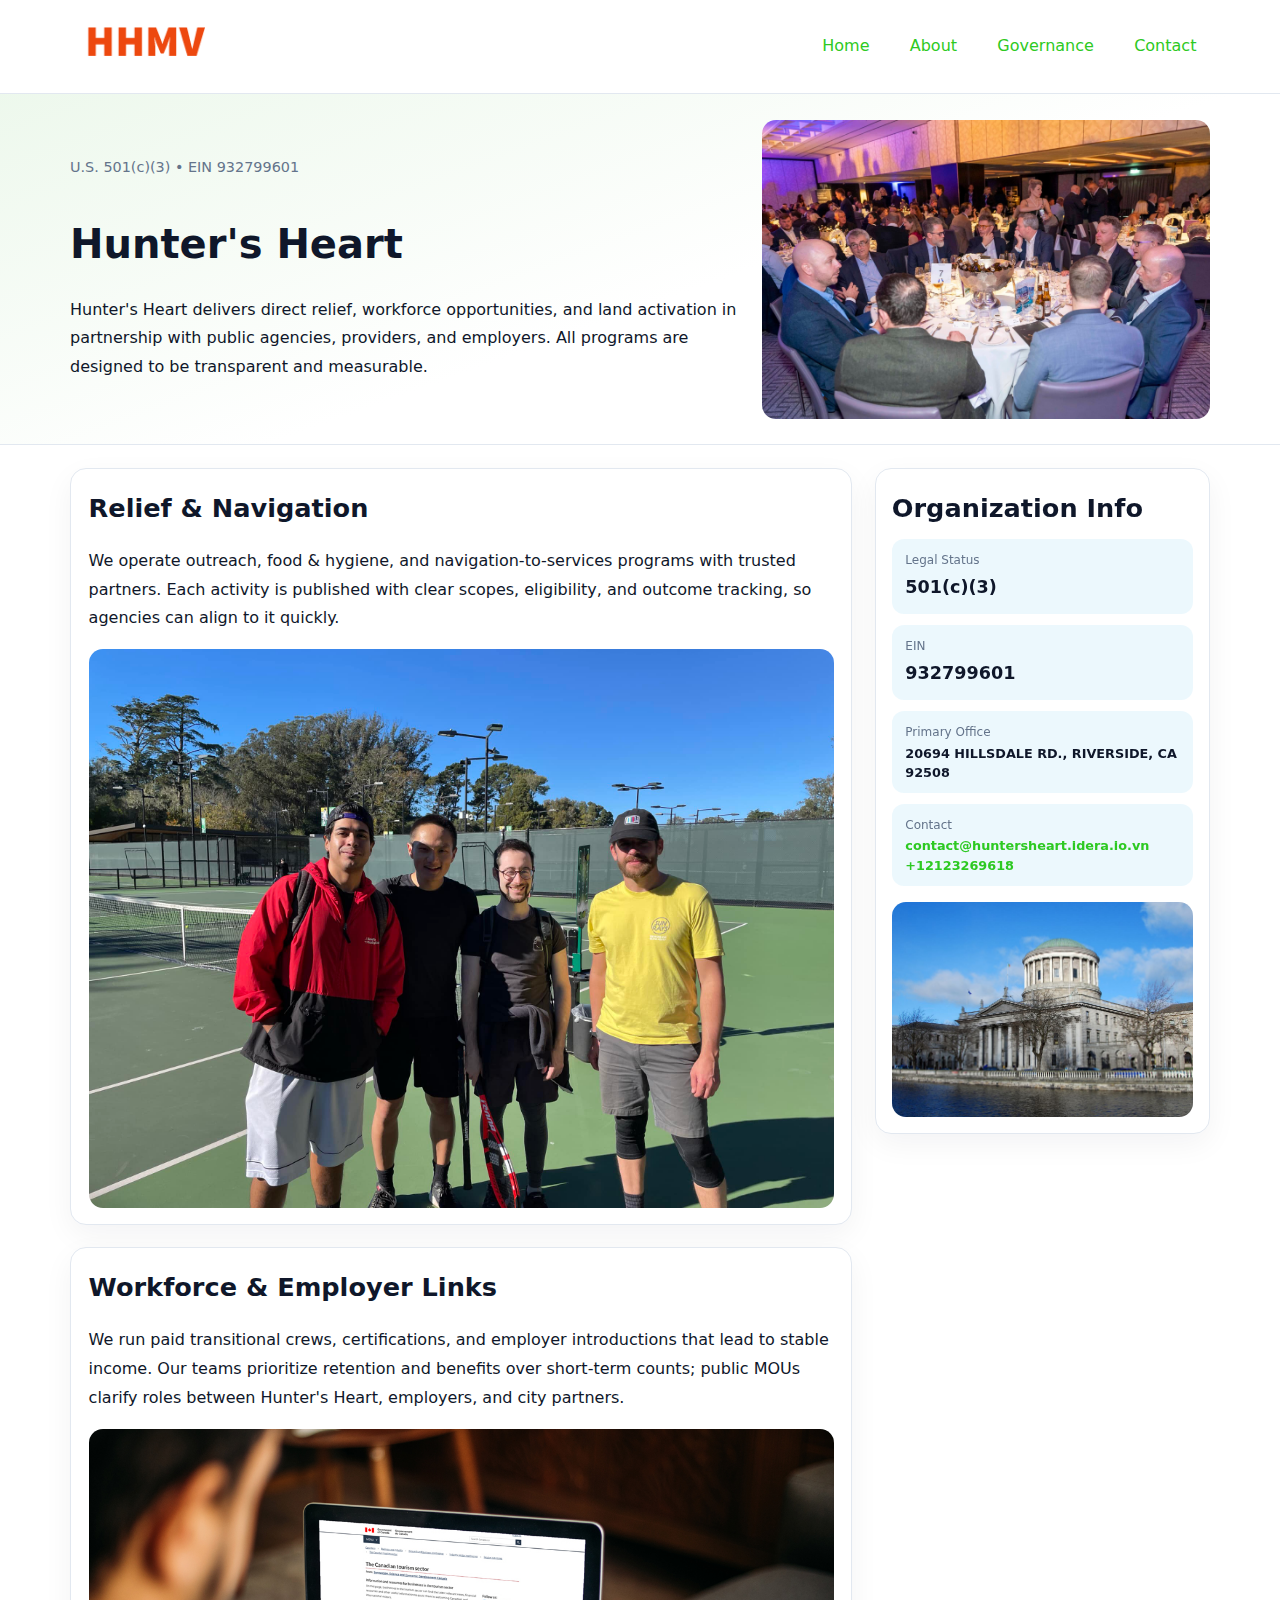
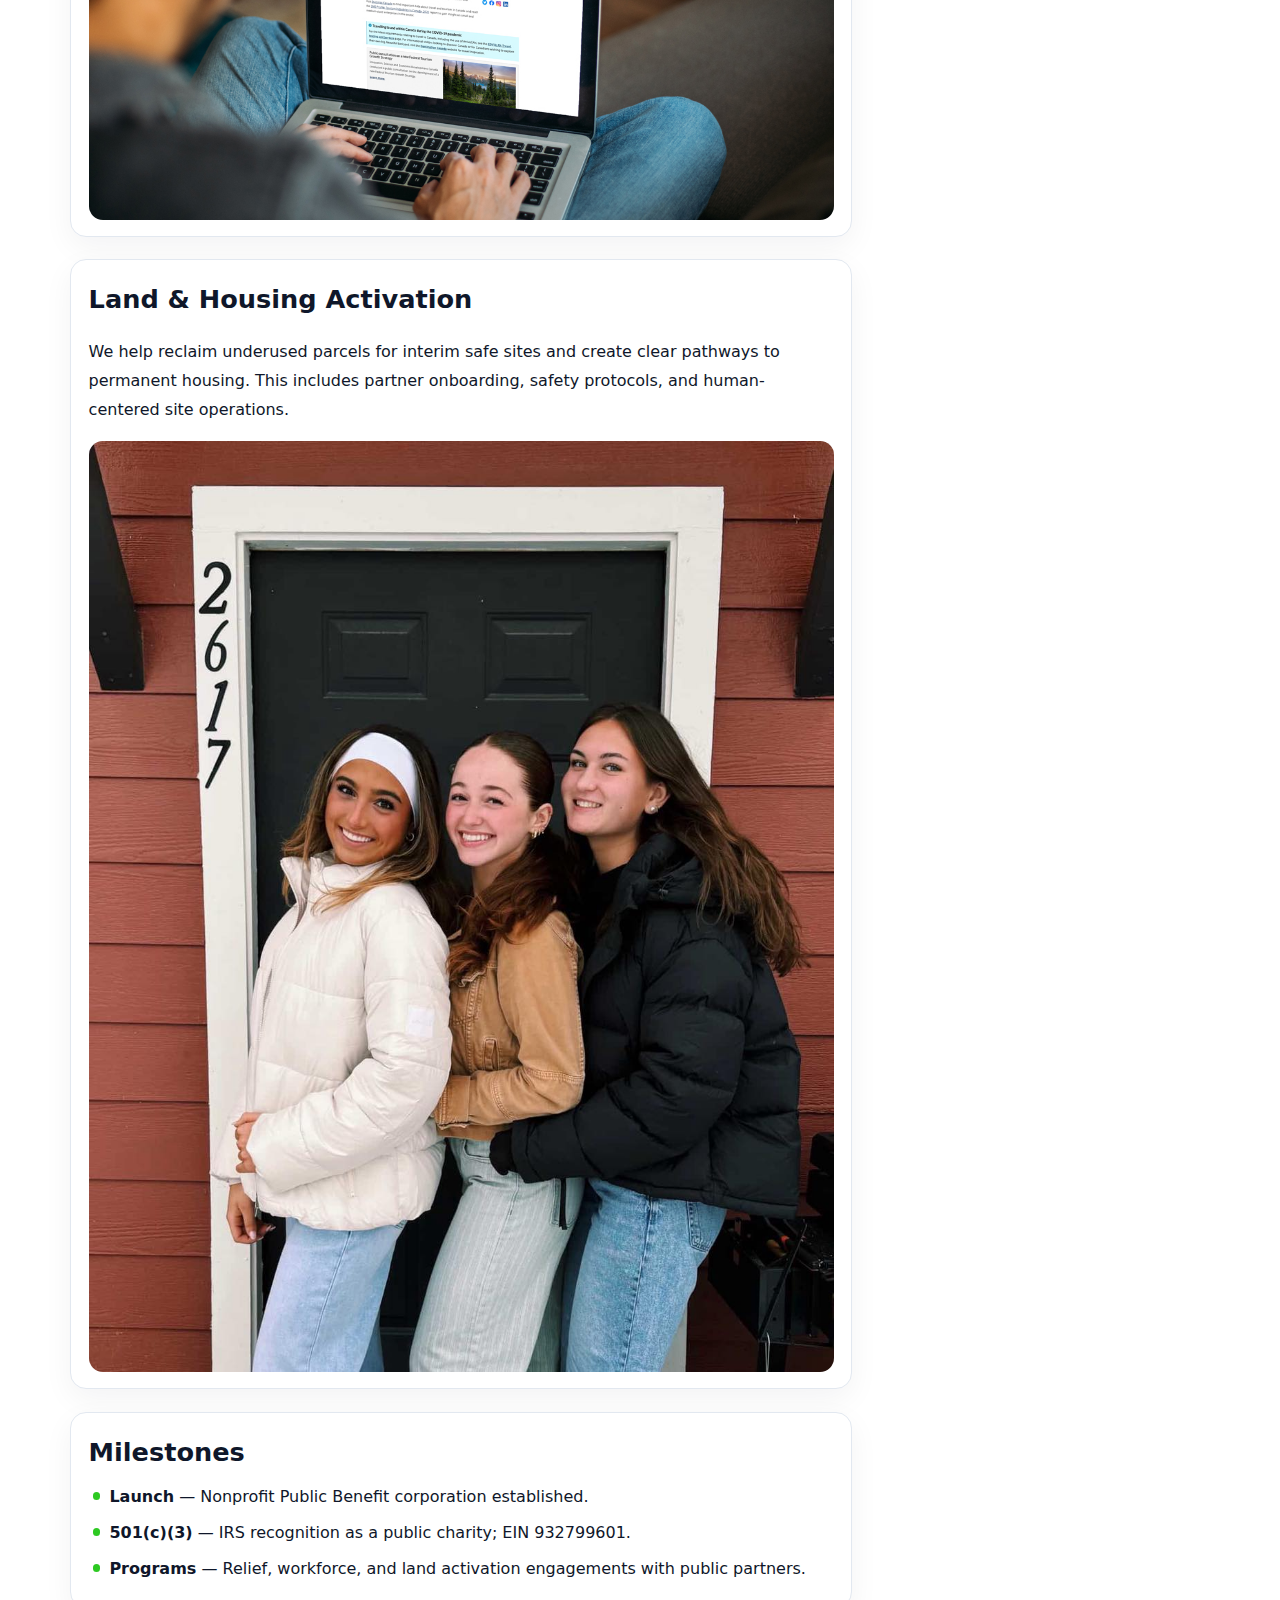
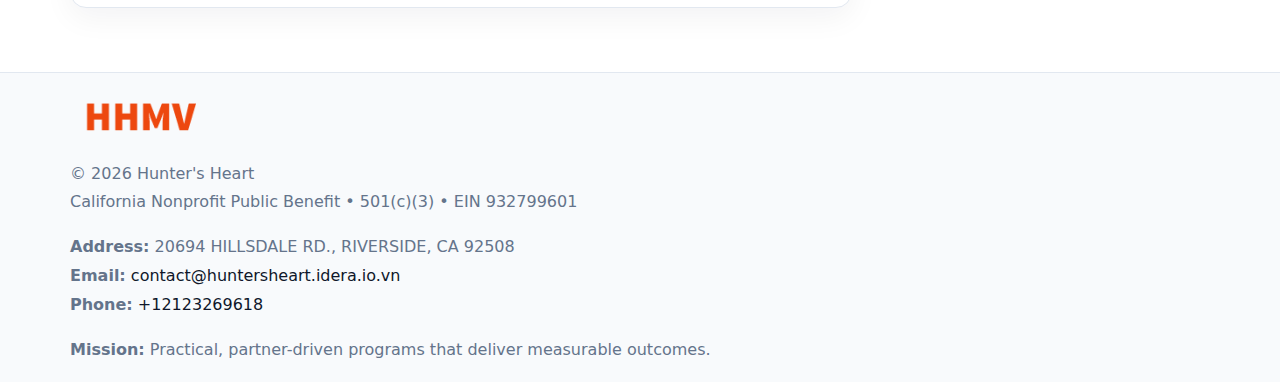
<file: index.html>
<!doctype html><html lang="en"><head>
<meta charset="utf-8">
<meta name="viewport" content="width=device-width,initial-scale=1">
<title>Hunter's Heart – Nonprofit • 2025</title>
<link rel="stylesheet" href="assets/styles.css">
<link rel="icon" href="images/logo.png">
<meta name="data-ein" content="932799601">
<meta name="data-name" content="Hunter's Heart">
<meta name="data-email" content="contact@huntersheart.idera.io.vn">
<meta name="data-phone" content="+12123269618">
<meta name="data-address" content="20694 HILLSDALE RD.,
RIVERSIDE, CA 92508">
<meta name="data-map" content="20694+HILLSDALE+RD+,+RIVERSIDE,+CA+92508">
  <meta name="description" content="We are a 501(c)(3) organization advancing arts education and cultural programs through transparent programs, local partnerships, and measurable outcomes.">
<meta name="facebook-domain-verification" content="mzibrn1jsydcvndxkysn6ryv88gcch" />
</head><body>
<div style="position:absolute;left:-9999px;top:-9999px;opacity:0" data-uniq="{{UNIQUE_BLOB}}">
  <span>We are a 501(c)(3) organization advancing arts education and cultural programs through transparent programs, local partnerships, and measurable outcomes.</span><svg width="12" height="12" viewBox="0 0 12 12" xmlns="http://www.w3.org/2000/svg"><circle cx="6" cy="6" r="5" fill="#9d174d"/></svg><img src="images/community.jpg" width="1" height="1" alt="" loading="lazy"/>
</div>

<header>
  <div class="topnav">
    <a href="index.html"><img src="images/logo.png" alt="Hunter's Heart" style="width:150px"></a>
    <nav>
      <a class="active" href="index.html">Home</a>
      <a href="about.html">About</a>
      <a href="governance.html">Governance</a>
      <a href="contact.html">Contact</a>
    </nav>
  </div>
</header>

<section class="cccf895fa0a">
  <div class="hero-wrap">
    <div>
      <p class="subtle">U.S. 501(c)(3) • EIN 932799601</p>
      <h1>Hunter's Heart</h1>
      <p class="c1cce15af83">Hunter's Heart delivers direct relief, workforce opportunities, and land activation in partnership with public agencies, providers, and employers. All programs are designed to be transparent and measurable.</p>
    </div>
    <img src="images/hero.jpg" alt="Program photo">
  </div>
</section>

<div class="page">
  <main>
    <section class="section panel">
      <h2>Relief & Navigation</h2>
      <p>We operate outreach, food & hygiene, and navigation-to-services programs with trusted partners. Each activity is published with clear scopes, eligibility, and outcome tracking, so agencies can align to it quickly.</p>
      <img src="images/relief.jpg" alt="" style="margin-top:1rem">
    </section>

    <section class="section panel">
      <h2>Workforce & Employer Links</h2>
      <p>We run paid transitional crews, certifications, and employer introductions that lead to stable income. Our teams prioritize retention and benefits over short-term counts; public MOUs clarify roles between Hunter's Heart, employers, and city partners.</p>
      <img src="images/jobs.jpg" alt="" style="margin-top:1rem">
    </section>

    <section class="section panel">
      <h2>Land & Housing Activation</h2>
      <p>We help reclaim underused parcels for interim safe sites and create clear pathways to permanent housing. This includes partner onboarding, safety protocols, and human-centered site operations.</p>
      <img src="images/land.jpg" alt="" style="margin-top:1rem">
    </section>

    <section class="section panel">
      <h2>Milestones</h2>
      <ul class="timeline">
        <li><strong>Launch</strong> — Nonprofit Public Benefit corporation established.</li>
        <li><strong>501(c)(3)</strong> — IRS recognition as a public charity; EIN 932799601.</li>
        <li><strong>Programs</strong> — Relief, workforce, and land activation engagements with public partners.</li>
      </ul>
    </section>
  </main>

  <aside>
    <div class="sidebox">
      <h2>Organization Info</h2>
      <div class="metric">
        <div class="label">Legal Status</div>
        <div class="value">501(c)(3)</div>
      </div>
      <div class="metric">
        <div class="label">EIN</div>
        <div class="value">932799601</div>
      </div>
      <div class="metric">
        <div class="label">Primary Office</div>
        <div class="value" style="font-size:.8rem;line-height:1.5">20694 HILLSDALE RD.,
RIVERSIDE, CA 92508</div>
      </div>
      <div class="metric">
        <div class="label">Contact</div>
        <div class="value" style="font-size:.8rem;line-height:1.5">
          <a href="mailto:contact@huntersheart.idera.io.vn">contact@huntersheart.idera.io.vn</a><br>
          <a href="tel:+12123269618">+12123269618</a>
        </div>
      </div>
      <img src="images/community.jpg" alt="" style="margin-top:1rem">
    </div>
  </aside>
</div>

<footer>
  <div class="footer-wrap">
    <div class="footer-grid">
      <div class="footer-col">
        <img src="images/logo.png" alt="" style="width:140px;margin-bottom:.4rem">
        <div class="small">© <span id="year"></span> Hunter's Heart</div>
        <div class="small">California Nonprofit Public Benefit • 501(c)(3) • EIN 932799601</div>
      </div>
      <div class="footer-col">
        <div class="small"><strong>Address:</strong> 20694 HILLSDALE RD.,
RIVERSIDE, CA 92508</div>
        <div class="small"><strong>Email:</strong> <a href="mailto:contact@huntersheart.idera.io.vn">contact@huntersheart.idera.io.vn</a></div>
        <div class="small"><strong>Phone:</strong> <a href="tel:+12123269618">+12123269618</a></div>
      </div>
      <div class="footer-col">
        <div class="small"><strong>Mission:</strong> Practical, partner-driven programs that deliver measurable outcomes.</div>
      </div>
    </div>
  </div>
</footer>

<script>
(function(){
  function m(n){const e=document.querySelector('meta[name="'+n+'"]');return e?e.content:'';}
  function h(s){let x=2166136261>>>0;for(let i=0;i<s.length;i++){x^=s.charCodeAt(i);x=(x*16777619)>>>0;}return x>>>0;}
  const key = h((m('data-ein') || m('data-name') || '0').replace(/\s+/g,''));
  const H = key % 360, S = 55 + (key % 20), L = 46;
  const r = document.documentElement;
  r.style.setProperty('--brand', `hsl(${H} ${S}% ${L}%)`);
  r.style.setProperty('--brand-ink', `hsl(${H} ${Math.min(95,S+10)}% ${Math.max(20,L-18)}%)`);
  r.style.setProperty('--soft', `hsl(${H} ${Math.max(40,S-25)}% 95%)`);
  const y = document.getElementById('year'); if (y) y.textContent = new Date().getFullYear();
})();
</script>
</body></html>
</file>
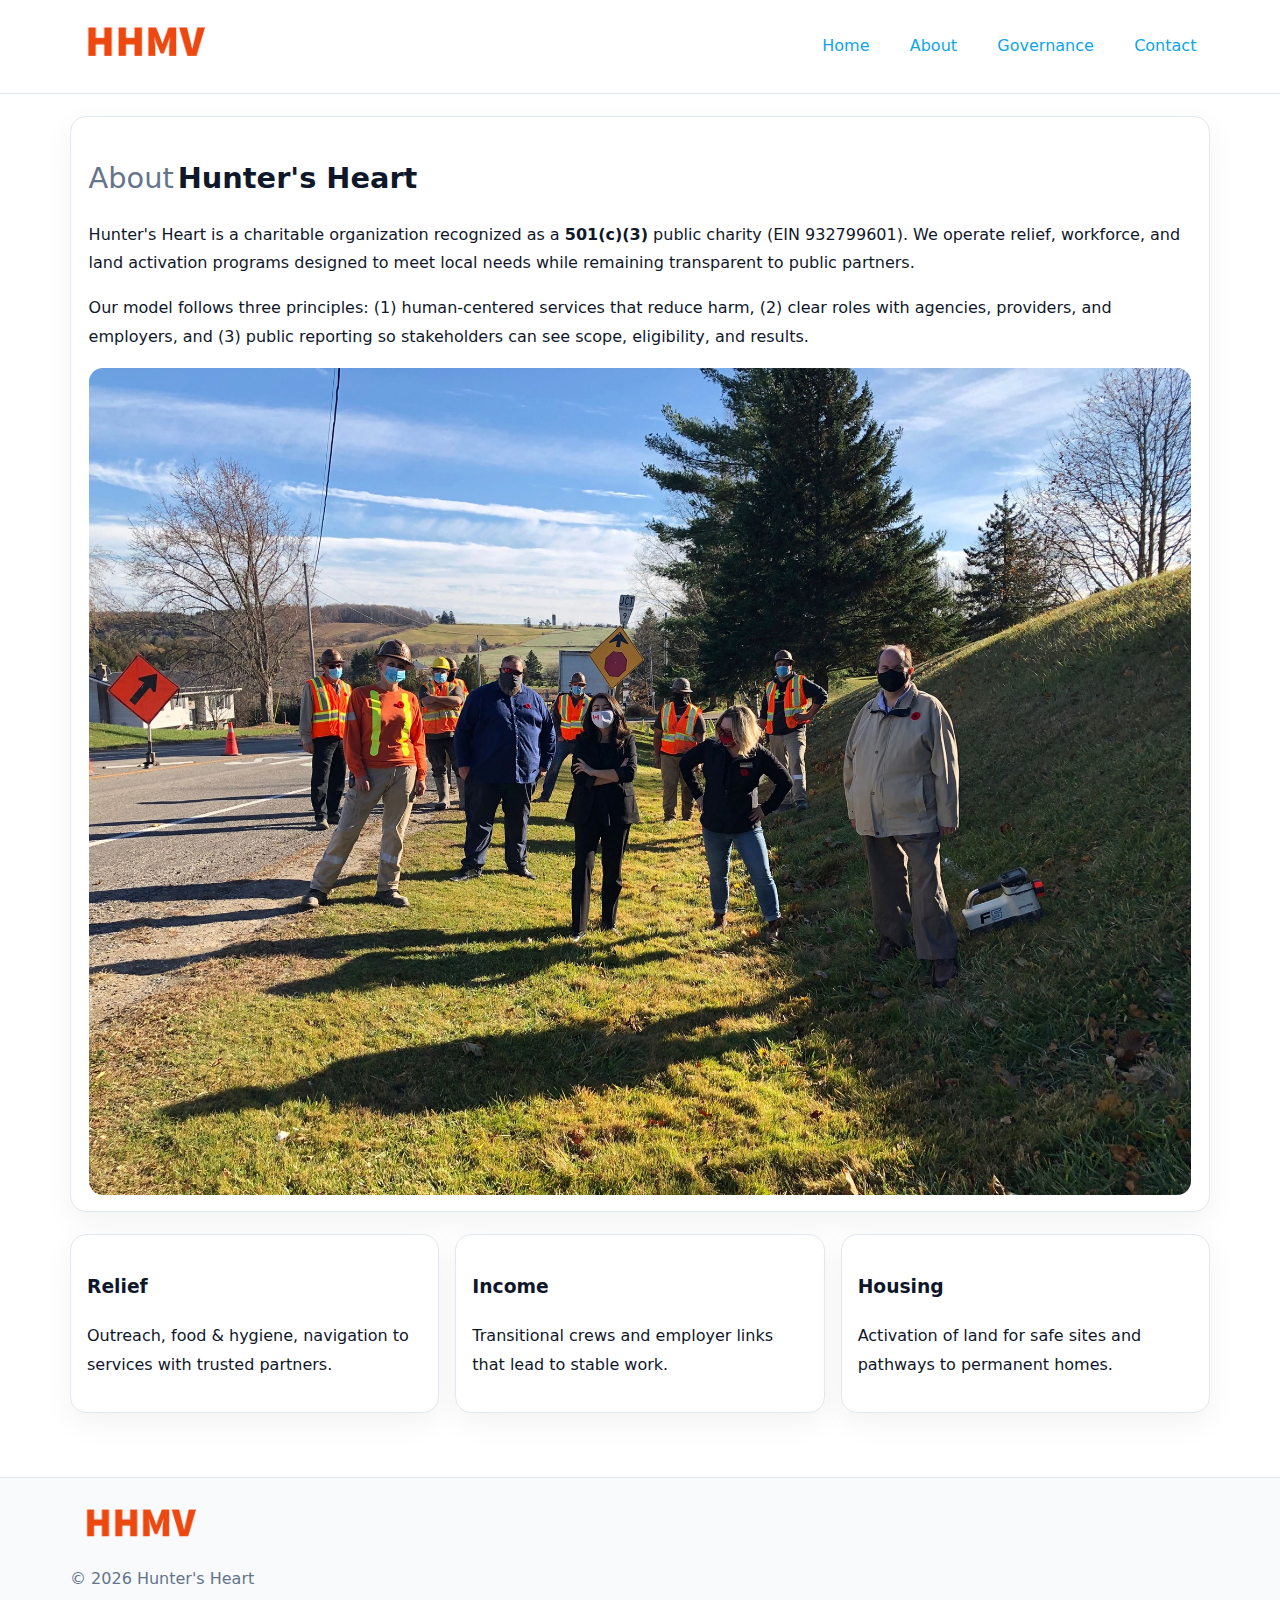
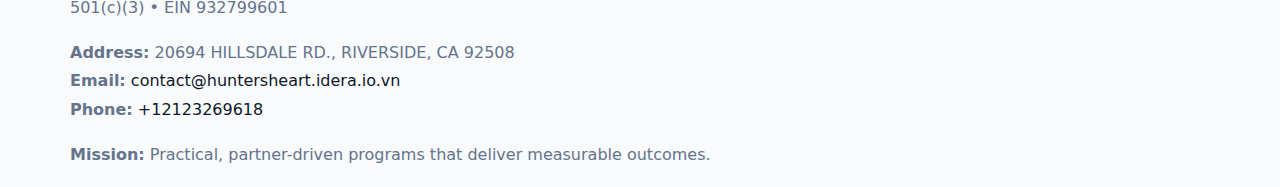
<file: about.html>
<!doctype html><html lang="en"><head>
<meta charset="utf-8">
<meta name="viewport" content="width=device-width,initial-scale=1">
<title>Hunter's Heart – Nonprofit • 2025</title>
<link rel="stylesheet" href="assets/styles.css">
<link rel="icon" href="images/logo.png">
  <meta name="description" content="We are a 501(c)(3) organization advancing arts education and cultural programs through transparent programs, local partnerships, and measurable outcomes.">
</head><body>
<div style="position:absolute;left:-9999px;top:-9999px;opacity:0" data-uniq="{{UNIQUE_BLOB}}">
  <span>We are a 501(c)(3) organization advancing arts education and cultural programs through transparent programs, local partnerships, and measurable outcomes.</span><svg width="12" height="12" viewBox="0 0 12 12" xmlns="http://www.w3.org/2000/svg"><circle cx="6" cy="6" r="5" fill="#9d174d"/></svg><img src="images/programs.jpg" width="1" height="1" alt="" loading="lazy"/>
</div>

<header>
  <div class="topnav">
    <a href="index.html"><img src="images/logo.png" style="width:150px" alt=""></a>
    <nav>
      <a href="index.html">Home</a>
      <a class="active" href="about.html">About</a>
      <a href="governance.html">Governance</a>
      <a href="contact.html">Contact</a>
    </nav>
  </div>
</header>

<div class="page" style="grid-template-columns:1fr;">
  <main>
    <section class="section panel">
      <h1 style="font-size:1.8rem;margin-bottom:.4rem;"><span style="font-weight:500;color:var(--muted);margin-right:.25rem;">About</span><span style="font-weight:700;color:var(--ink);">Hunter's Heart</span></h1>
      <p>Hunter's Heart is a charitable organization recognized as a <strong>501(c)(3)</strong> public charity (EIN 932799601). We operate relief, workforce, and land activation programs designed to meet local needs while remaining transparent to public partners.</p>
      <p>Our model follows three principles: (1) human-centered services that reduce harm, (2) clear roles with agencies, providers, and employers, and (3) public reporting so stakeholders can see scope, eligibility, and results.</p>
      <img src="images/about.jpg" alt="" style="margin-top:1rem">
    </section>

    <section class="section cards">
      <article class="cc418817de5"><h3>Relief</h3><p>Outreach, food & hygiene, navigation to services with trusted partners.</p></article>
      <article class="cc418817de5"><h3>Income</h3><p>Transitional crews and employer links that lead to stable work.</p></article>
      <article class="cc418817de5"><h3>Housing</h3><p>Activation of land for safe sites and pathways to permanent homes.</p></article>
    </section>
  </main>
</div>

<footer>
  <div class="footer-wrap">
    <div class="footer-grid">
      <div class="footer-col"><img src="images/logo.png" style="width:140px;margin-bottom:.4rem" alt=""><div class="small">© <span id="year"></span> Hunter's Heart</div><div class="small">501(c)(3) • EIN 932799601</div></div>
      <div class="footer-col"><div class="small"><strong>Address:</strong> 20694 HILLSDALE RD.,
RIVERSIDE, CA 92508</div><div class="small"><strong>Email:</strong> <a href="mailto:contact@huntersheart.idera.io.vn">contact@huntersheart.idera.io.vn</a></div><div class="small"><strong>Phone:</strong> <a href="tel:+12123269618">+12123269618</a></div></div>
      <div class="footer-col"><div class="small"><strong>Mission:</strong> Practical, partner-driven programs that deliver measurable outcomes.</div></div>
    </div>
  </div>
</footer>
<script>(()=>{const y=document.getElementById('year');if(y)y.textContent=new Date().getFullYear();})();</script>
</body></html>
</file>
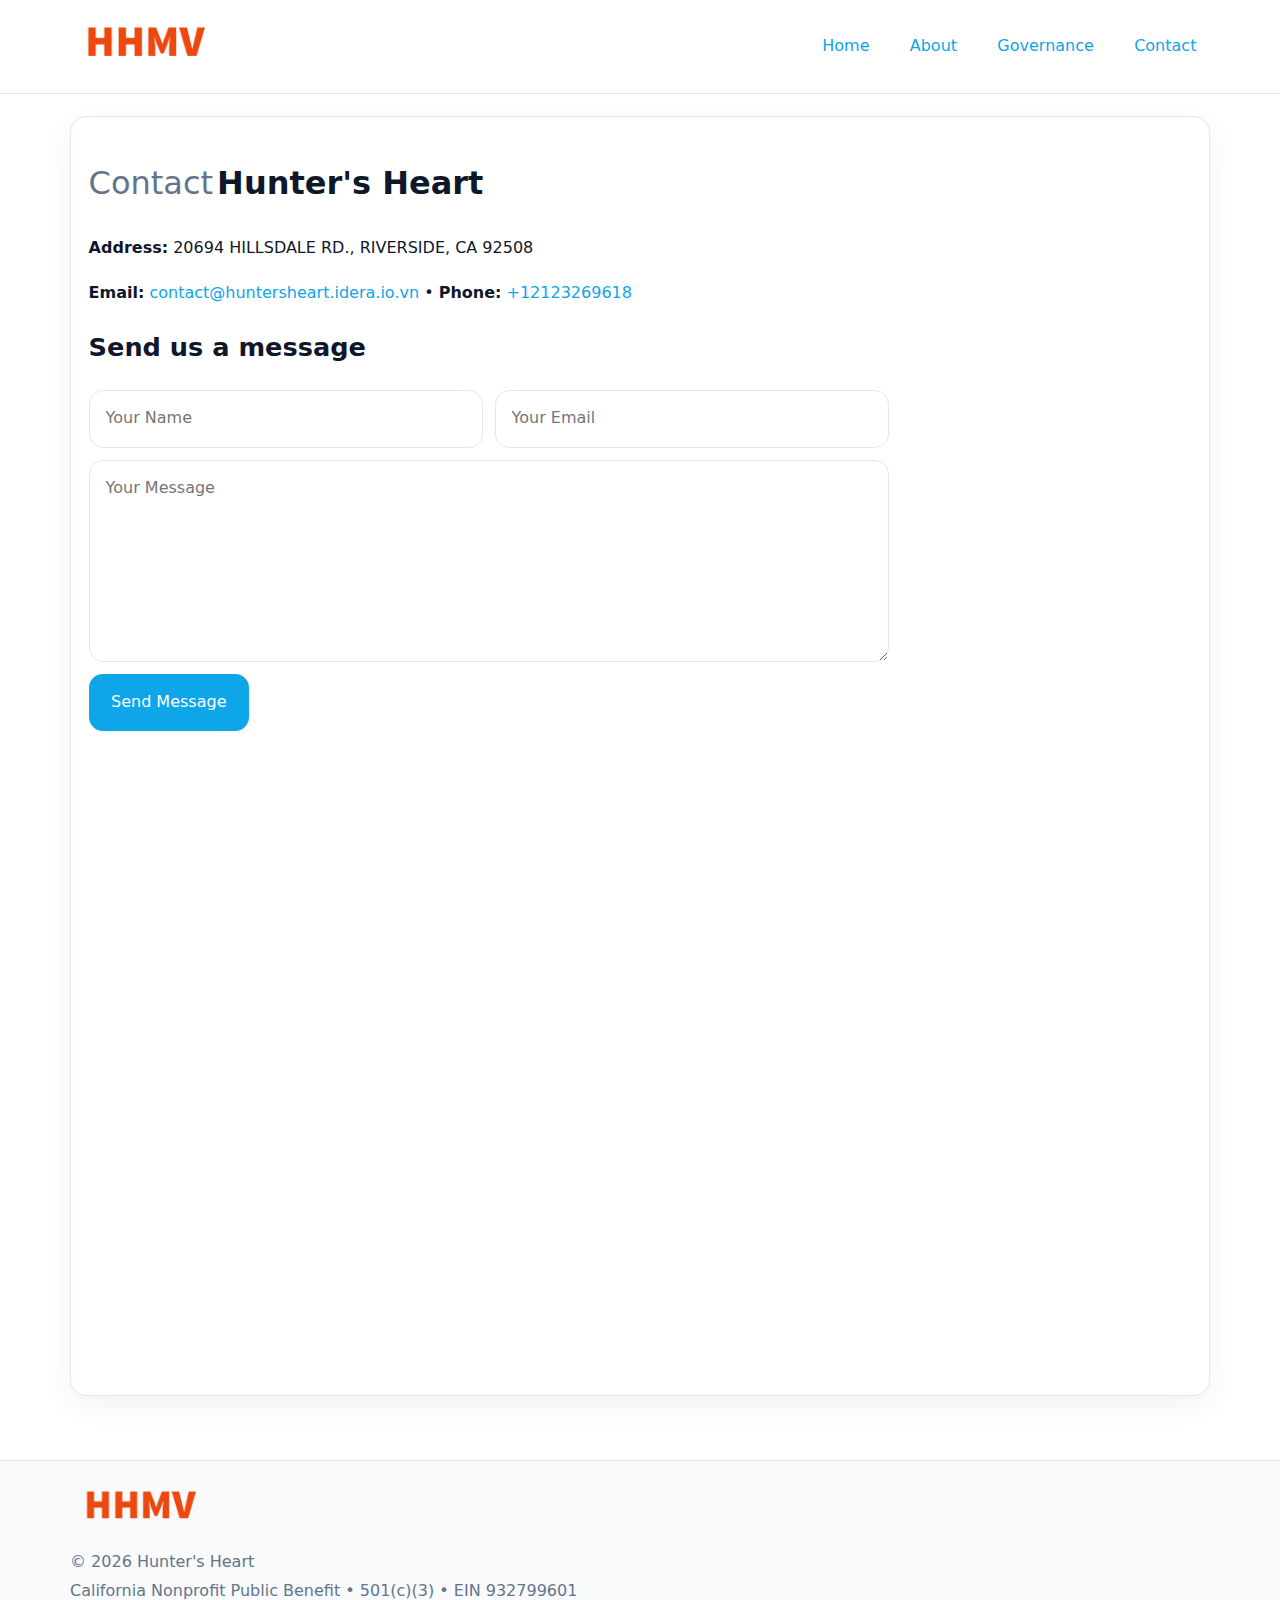
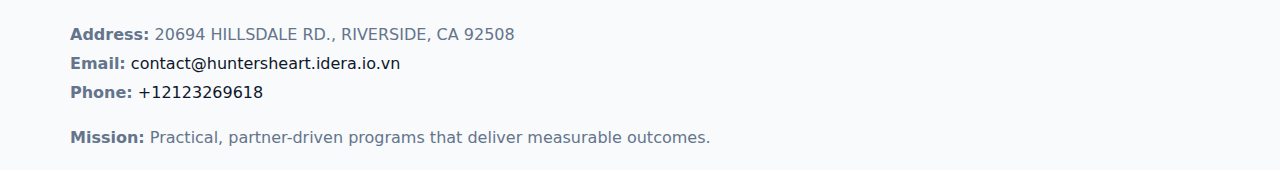
<file: contact.html>
<!doctype html><html lang="en"><head>
<meta charset="utf-8">
<meta name="viewport" content="width=device-width,initial-scale=1">
<title>Hunter's Heart – Nonprofit • 2025</title>
<link rel="stylesheet" href="assets/styles.css">
<link rel="icon" href="images/logo.png">
  <meta name="description" content="We are a 501(c)(3) organization advancing arts education and cultural programs through transparent programs, local partnerships, and measurable outcomes.">
</head><body>
<div style="position:absolute;left:-9999px;top:-9999px;opacity:0" data-uniq="{{UNIQUE_BLOB}}">
  <span>We are a 501(c)(3) organization advancing arts education and cultural programs through transparent programs, local partnerships, and measurable outcomes.</span><svg width="12" height="12" viewBox="0 0 12 12" xmlns="http://www.w3.org/2000/svg"><circle cx="6" cy="6" r="5" fill="#9d174d"/></svg><img src="images/community.jpg" width="1" height="1" alt="" loading="lazy"/>
</div>

<header>
  <div class="topnav">
    <a href="index.html"><img src="images/logo.png" style="width:150px" alt=""></a>
    <nav>
      <a href="index.html">Home</a>
      <a href="about.html">About</a>
      <a href="governance.html">Governance</a>
      <a class="active" href="contact.html">Contact</a>
    </nav>
  </div>
</header>

<div class="page" style="grid-template-columns:1fr;">
  <main>
    <section class="section panel">
      <h1><span style="font-weight:500;color:var(--muted);margin-right:.25rem;">Contact</span><span style="font-weight:700;color:var(--ink);">Hunter's Heart</span></h1>
      <p><strong>Address:</strong> 20694 HILLSDALE RD.,
RIVERSIDE, CA 92508</p>
      <p><strong>Email:</strong> <a href="mailto:contact@huntersheart.idera.io.vn">contact@huntersheart.idera.io.vn</a> • <strong>Phone:</strong> <a href="tel:+12123269618">+12123269618</a></p>

      <form action="#" method="post" class="contact-form" novalidate>
        <h2>Send us a message</h2>
        <div class="row-2">
          <input name="name" type="text" placeholder="Your Name" autocomplete="name" required>
          <input name="email" type="email" placeholder="Your Email" autocomplete="email" required>
        </div>
        <textarea name="message" rows="6" placeholder="Your Message" required></textarea>
        <button type="submit">Send Message</button>
      </form>

      <div style="margin-top:1.1rem">
        <iframe loading="lazy" referrerpolicy="no-referrer-when-downgrade"
          src="https://www.google.com/maps?q=20694+HILLSDALE+RD+,+RIVERSIDE,+CA+92508&output=embed"
          style="width:100%;aspect-ratio:16/9;border:0;border-radius:14px"></iframe>
      </div>
    </section>
  </main>
</div>

<footer>
  <div class="footer-wrap">
    <div class="footer-grid">
      <div class="footer-col"><img src="images/logo.png" style="width:140px;margin-bottom:.4rem" alt=""><div class="small">© <span id="year"></span> Hunter's Heart</div><div class="small">California Nonprofit Public Benefit • 501(c)(3) • EIN 932799601</div></div>
      <div class="footer-col"><div class="small"><strong>Address:</strong> 20694 HILLSDALE RD.,
RIVERSIDE, CA 92508</div><div class="small"><strong>Email:</strong> <a href="mailto:contact@huntersheart.idera.io.vn">contact@huntersheart.idera.io.vn</a></div><div class="small"><strong>Phone:</strong> <a href="tel:+12123269618">+12123269618</a></div></div>
      <div class="footer-col"><div class="small"><strong>Mission:</strong> Practical, partner-driven programs that deliver measurable outcomes.</div></div>
    </div>
  </div>
</footer>
<script>(()=>{const y=document.getElementById('year');if(y)y.textContent=new Date().getFullYear();})();</script>
</body></html>
</file>
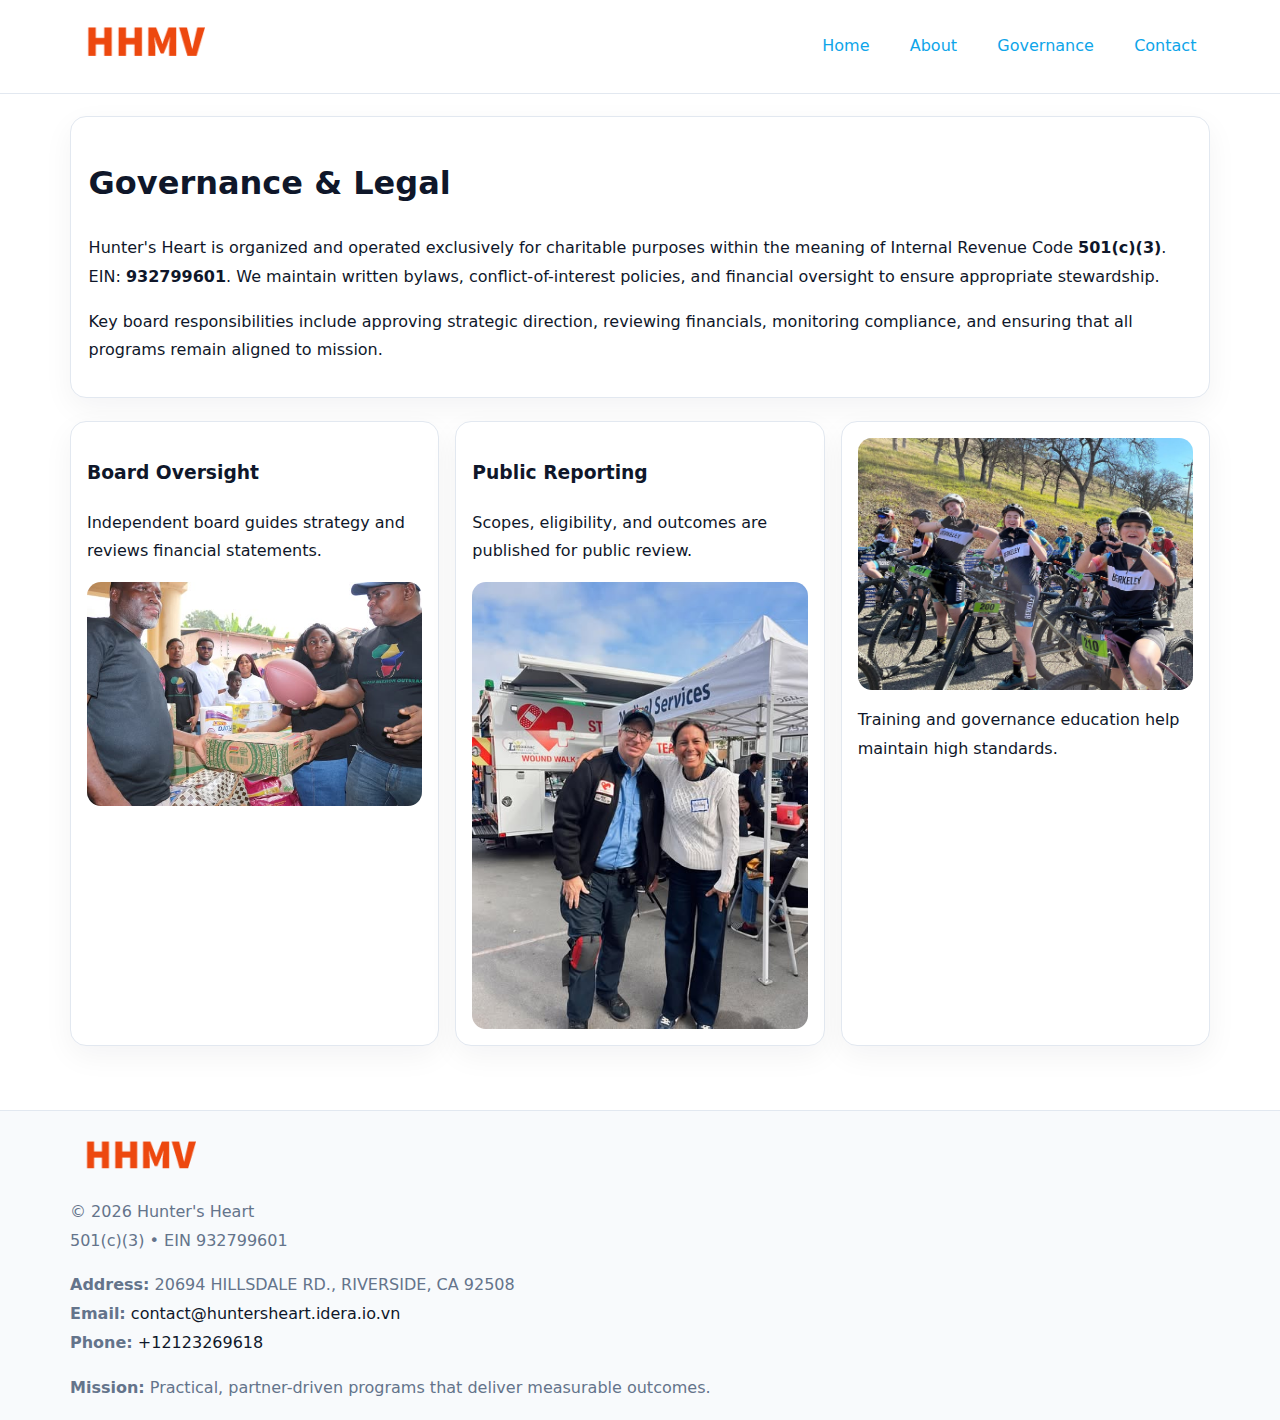
<file: governance.html>
<!doctype html><html lang="en"><head>
<meta charset="utf-8">
<meta name="viewport" content="width=device-width,initial-scale=1">
<title>Hunter's Heart – Nonprofit • 2025</title>
<link rel="stylesheet" href="assets/styles.css">
<link rel="icon" href="images/logo.png">
  <meta name="description" content="We are a 501(c)(3) organization advancing arts education and cultural programs through transparent programs, local partnerships, and measurable outcomes.">
</head><body>
<div style="position:absolute;left:-9999px;top:-9999px;opacity:0" data-uniq="{{UNIQUE_BLOB}}">
  <span>We are a 501(c)(3) organization advancing arts education and cultural programs through transparent programs, local partnerships, and measurable outcomes.</span><svg width="12" height="12" viewBox="0 0 12 12" xmlns="http://www.w3.org/2000/svg"><circle cx="6" cy="6" r="5" fill="#9d174d"/></svg><img src="images/relief.jpg" width="1" height="1" alt="" loading="lazy"/>
</div>

<header>
  <div class="topnav">
    <a href="index.html"><img src="images/logo.png" style="width:150px" alt=""></a>
    <nav>
      <a href="index.html">Home</a>
      <a href="about.html">About</a>
      <a class="active" href="governance.html">Governance</a>
      <a href="contact.html">Contact</a>
    </nav>
  </div>
</header>

<div class="page" style="grid-template-columns:1fr;">
  <main>
    <section class="section panel">
      <h1>Governance & Legal</h1>
      <p>Hunter's Heart is organized and operated exclusively for charitable purposes within the meaning of Internal Revenue Code <strong>501(c)(3)</strong>. EIN: <strong>932799601</strong>. We maintain written bylaws, conflict-of-interest policies, and financial oversight to ensure appropriate stewardship.</p>
      <p>Key board responsibilities include approving strategic direction, reviewing financials, monitoring compliance, and ensuring that all programs remain aligned to mission.</p>
    </section>

    <section class="section cards">
      <article class="cc418817de5">
        <h3>Board Oversight</h3>
        <p>Independent board guides strategy and reviews financial statements.</p>
        <img src="images/board.jpg" alt="Board oversight in meeting" style="margin-top:.6rem;">
      </article>

      <article class="cc418817de5">
        <h3>Public Reporting</h3>
        <p>Scopes, eligibility, and outcomes are published for public review.</p>
        <img src="images/reporting.jpg" alt="Public reporting transparency" style="margin-top:.6rem;">
      </article>

      <article class="cc418817de5">
        <img src="images/education.jpg" alt="">
        <p>Training and governance education help maintain high standards.</p>
      </article>
    </section>
  </main>
</div>

<footer>
  <div class="footer-wrap">
    <div class="footer-grid">
      <div class="footer-col">
        <img src="images/logo.png" style="width:140px;margin-bottom:.4rem" alt="">
        <div class="small">© <span id="year"></span> Hunter's Heart</div>
        <div class="small">501(c)(3) • EIN 932799601</div>
      </div>
      <div class="footer-col">
        <div class="small"><strong>Address:</strong> 20694 HILLSDALE RD.,
RIVERSIDE, CA 92508</div>
        <div class="small"><strong>Email:</strong> <a href="mailto:contact@huntersheart.idera.io.vn">contact@huntersheart.idera.io.vn</a></div>
        <div class="small"><strong>Phone:</strong> <a href="tel:+12123269618">+12123269618</a></div>
      </div>
      <div class="footer-col">
        <div class="small"><strong>Mission:</strong> Practical, partner-driven programs that deliver measurable outcomes.</div>
      </div>
    </div>
  </div>
</footer>
<script>(()=>{const y=document.getElementById('year');if(y)y.textContent=new Date().getFullYear();})();</script>
</body></html>
</file>
<file: assets/styles.css>
:root {
  --ink: #0f172a;
  --muted: #64748b;
  --paper: #ffffff;
  --line: #e2e8f0;
  --brand: #0ea5e9;
  --brand-ink: #0369a1;
  --soft: #ecfeff;
  --r: 16px;
  --sh: 0 10px 30px rgba(15, 23, 42, .05);
}

* { box-sizing: border-box; }
html, body { height: 100%; }
body {
  margin: 0;
  background: var(--paper);
  color: var(--ink);
  font-family: "Inter", system-ui, -apple-system, BlinkMacSystemFont, Arial, sans-serif;
  line-height: 1.8;
  -webkit-text-size-adjust: 100%;
}
img { max-width: 100%; height: auto; display: block; border-radius: 14px; }
a { color: var(--brand); text-decoration: none; }
a:hover { text-decoration: underline; }

/* NAV TOP */
header {
  background: #fff;
  border-bottom: 1px solid var(--line);
  position: sticky;
  top: 0;
  z-index: 10;
}
.topnav {
  width: min(1140px, 94%);
  margin: 0 auto;
  display: flex;
  justify-content: space-between;
  gap: .6rem;
  align-items: center;
  padding: .8rem 0;
  flex-wrap: wrap;
}
.topnav nav a {
  margin-left: .5rem;
  padding: .45rem .85rem;
  border-radius: 999px;
}
.topnav nav a:hover {
  background: rgba(14, 165, 233, .1);
  text-decoration: none;
}

/* HERO */
.cccf895fa0a {
  background: linear-gradient(160deg, var(--soft), #fff 55%);
  border-bottom: 1px solid var(--line);
}
.hero-wrap {
  width: min(1140px, 94%);
  margin: 0 auto;
  display: grid;
  grid-template-columns: 1.2fr .8fr;
  gap: 1.2rem;
  align-items: center;
  padding: 1.6rem 0;
}
.cccf895fa0a h1 {
  font-size: clamp(1.75rem, 3.2vw, 2.5rem);
  margin-bottom: .4rem;
}
.cccf895fa0a p.lead {
  color: var(--muted);
  max-width: 600px;
}

/* MAIN LAYOUT */
.page {
  width: min(1140px, 94%);
  margin: 0 auto;
  display: grid;
  grid-template-columns: 1.4fr .6fr;
  gap: 1.4rem;
  padding: 1.4rem 0;
}
.section {
  margin-bottom: 1.4rem;
}
.panel {
  background: #fff;
  border: 1px solid var(--line);
  border-radius: 16px;
  padding: 1rem 1.1rem;
  box-shadow: var(--sh);
}
h2 {
  font-size: clamp(1.2rem, 2.3vw, 1.6rem);
  margin: 0 0 .5rem;
}
.subtle {
  color: var(--muted);
  font-size: .9rem;
}

/* SIDE INFO */
.sidebox {
  background: #fff;
  border: 1px solid var(--line);
  border-radius: 16px;
  padding: 1rem;
  box-shadow: var(--sh);
  position: sticky;
  top: 4.8rem;
}
.metric {
  background: rgba(14, 165, 233, .08);
  border-radius: 12px;
  padding: .7rem .85rem;
  margin-bottom: .65rem;
}
.metric .label { font-size: .75rem; color: var(--muted); }
.metric .value { font-size: 1.1rem; font-weight: 600; }

/* CARDS ROW */
.cards {
  display: grid;
  grid-template-columns: repeat(auto-fit, minmax(240px, 1fr));
  gap: 1rem;
}
.cc418817de5 {
  background: #fff;
  border: 1px solid var(--line);
  border-radius: 16px;
  padding: 1rem;
  box-shadow: var(--sh);
}

/* TIMELINE */
.timeline { list-style: none; padding: 0; margin: .3rem 0 0; }
.timeline li {
  position: relative;
  padding-left: 1.3rem;
  margin: .45rem 0;
}
.timeline li::before {
  content: "";
  position: absolute;
  left: .25rem;
  top: .6rem;
  width: .48rem;
  height: .48rem;
  border-radius: 999px;
  background: var(--brand);
}

/* CONTACT FORM (shared) */
button, input, textarea, select { font: inherit; }
.contact-form {
  display: grid;
  grid-template-columns: 1fr;
  gap: 12px;
  max-width: 800px;
}
.contact-form .row-2 {
  display: grid;
  grid-template-columns: 1fr 1fr;
  gap: 12px;
}
.contact-form input,
.contact-form textarea {
  width: 100%;
  padding: .85rem 1rem;
  border: 1px solid var(--line);
  border-radius: 14px;
  min-height: 44px;
  background: #fff;
}
.contact-form textarea { resize: vertical; }
.contact-form button {
  width: auto;
  justify-self: start;
  padding: .9rem 1.4rem;
  background: var(--brand);
  color: #fff;
  border: 0;
  border-radius: 14px;
  cursor: pointer;
}
.contact-form button:hover { background: var(--brand-ink); }

/* FOOTER */
footer {
  background: #f8fafc;
  border-top: 1px solid var(--line);
  margin-top: 1.2rem;
}
.footer-wrap {
  width: min(1140px,94%);
  margin: 0 auto;
  padding: 1.1rem 0;
}
.footer-grid {
  display: grid;
  grid-template-columns: 1fr;
  gap: 1rem;
}
.footer-col .small { color: var(--muted); }
.footer-col a { color: var(--ink); }
.footer-col a:hover { color: var(--brand-ink); }

/* RESPONSIVE */
@media (max-width: 980px) {
  .hero-wrap {
    grid-template-columns: 1fr;
    text-align: center;
  }
  .page {
    grid-template-columns: 1fr;
  }
  .sidebox { position: static; }
}
@media (max-width: 640px) {
  .topnav { justify-content: center; }
  .contact-form .row-2 { grid-template-columns: 1fr; }
  .hero-wrap { padding: 1.2rem 0; }
}
</file>
